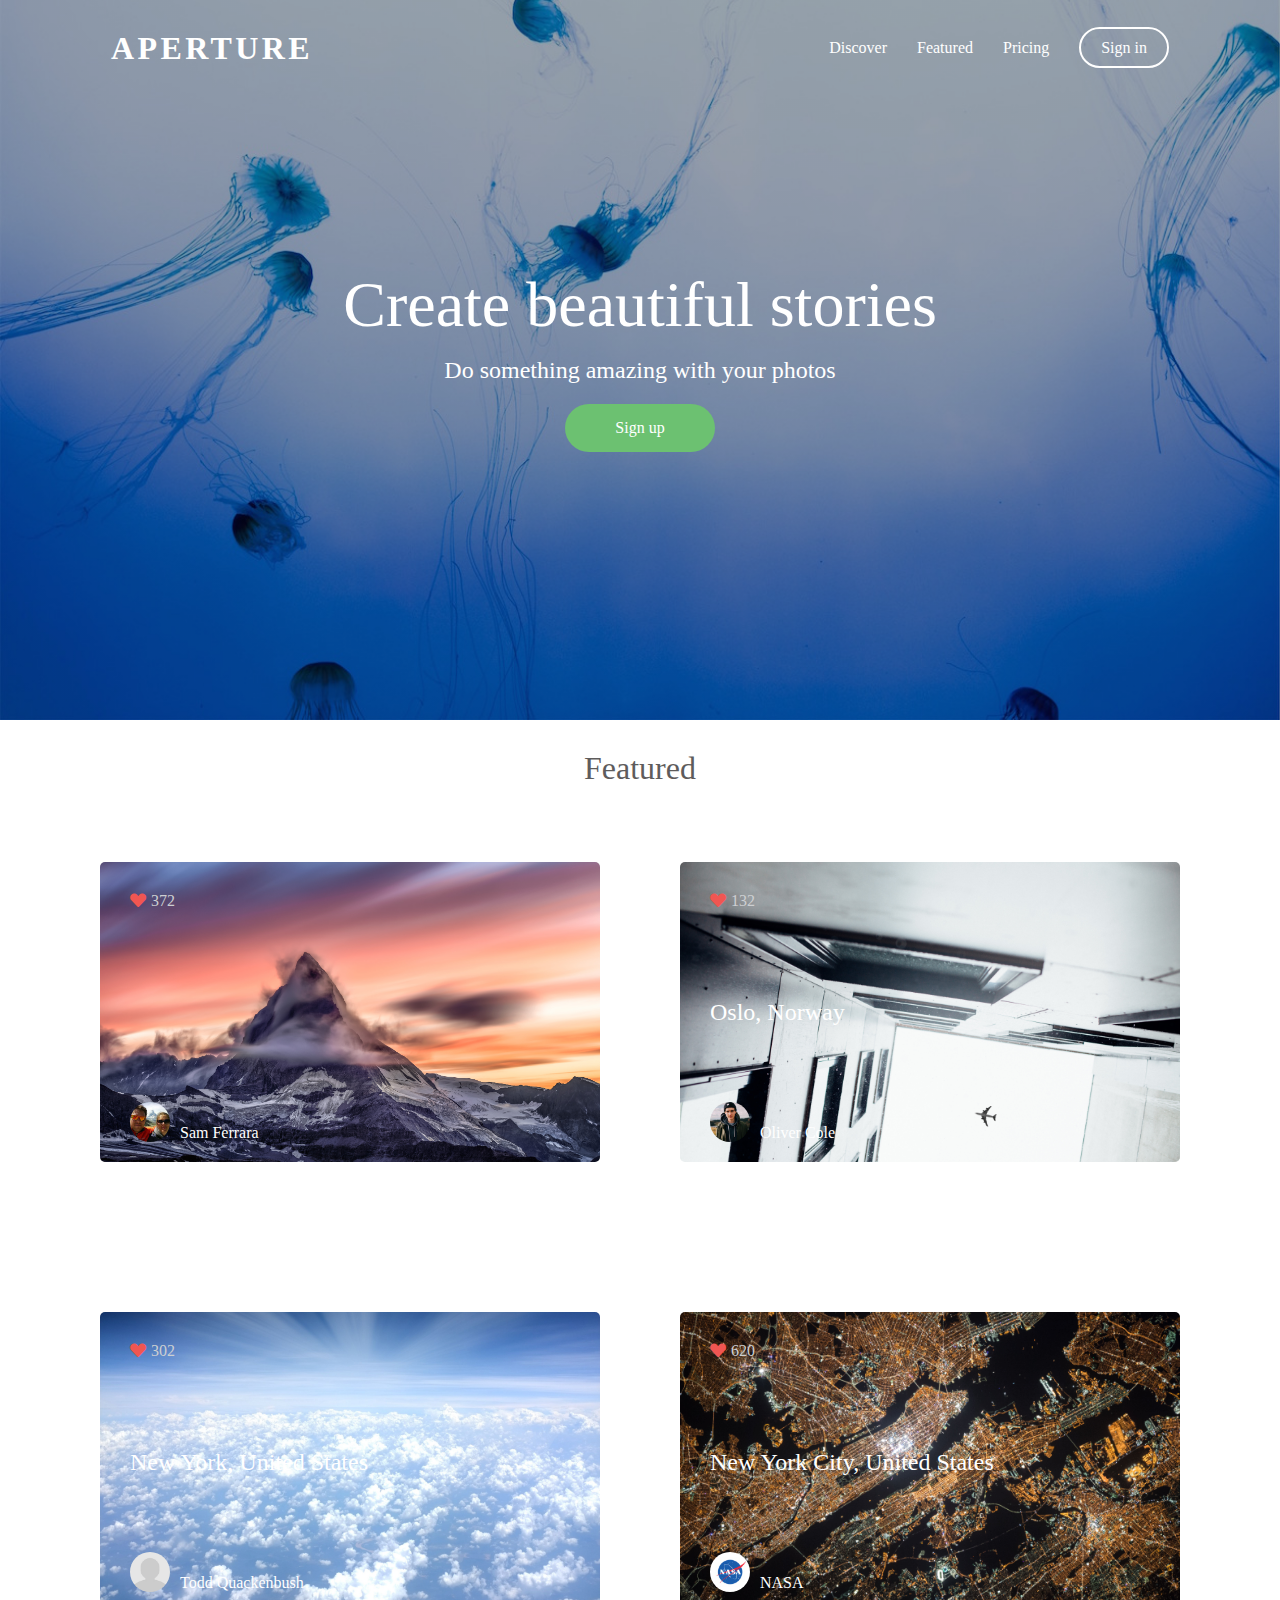
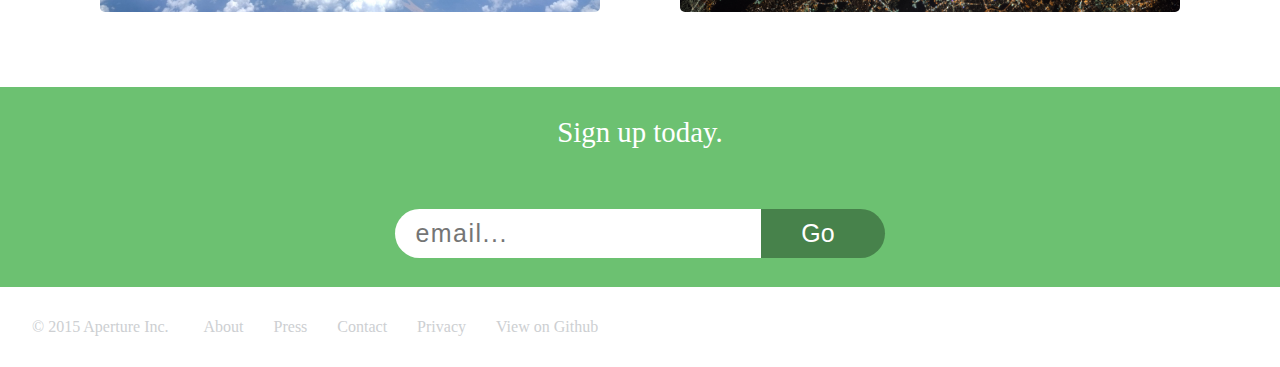
<file: index.html>
<!DOCTYPE html>
<html lang="en">
  <head>
    <title>Aperture</title>
    <meta charset="utf-8">
    <meta name="viewport" content="width=device-width, initial-scale=1">
    <meta name="description" content="description">
    <meta name="keywords" content="keywords">
    <meta name="author" content="Logan McAnsh">
    <meta name="theme-color" content="#CEDFFB">
    <link rel="canonical" href="https://mcansh.github.io/aperture/">
    <link rel="amphtml" href="https://mcansh.github.io/aperture/amp/index.html">
    <link rel="stylesheet" href="css/style.css">
    <link rel="shortcut icon" href="img/favicon/favicon.ico">
    <link rel="shortcut icon" href="img/favicon/favicon-32.png" sizes="32x32"><!-- Apple Touch Icons-->
    <link rel="apple-touch-icon-precomposed" sizes="228x228" href="img/favicon/png/favicon-228.png">
    <link rel="apple-touch-icon-precomposed" sizes="195x195" href="img/favicon/png/favicon-195.png">
    <link rel="apple-touch-icon-precomposed" sizes="152x152" href="img/favicon/png/favicon-152.png">
    <link rel="apple-touch-icon-precomposed" sizes="144x144" href="img/favicon/png/favicon-144.png">
    <link rel="apple-touch-icon-precomposed" sizes="128x128" href="img/favicon/png/favicon-128.png">
    <link rel="apple-touch-icon-precomposed" sizes="120x120" href="img/favicon/png/favicon-120.png">
    <link rel="apple-touch-icon-precomposed" sizes="96x96" href="img/favicon/png/favicon-96.png">
    <link rel="apple-touch-icon-precomposed" sizes="72x72" href="img/favicon/png/favicon-72.png">
    <link rel="apple-touch-icon-precomposed" href="img/favicon/png/favicon-57.png">
  </head>
  <body>
    <nav>
      <h1 class="brand"><a href="">Aperture</a></h1>
      <div class="links"><a href="#">Discover</a><a href="#featured">Featured</a><a href="#">Pricing</a><a href="#" class="btn">Sign in</a><a href="https://github.com/mcansh/aperture" class="github">View on Github</a></div>
      <div class="hammy-container">
        <button type="button" class="hamburger hamburger--stand"><span class="hamburger-box"><span class="hamburger-inner"></span></span></button>
      </div>
    </nav>
    <header>
      <h1>Create beautiful stories</h1>
      <h2>Do something amazing with your photos</h2><a href="#signup" class="signup btn">Sign up</a>
    </header>
    <section id="featured" class="featured">
      <h2>Featured</h2>
      <div class="images"><a href="https://unsplash.com/photos/IEHPDNk2-8w" target="_blank" class="img"><span class="icon icon-heart">372</span>
          <div class="figcaption">
            <h3></h3>
            <div class="profile">
              <div style="background-image: url(img/users/user1.jpg)" class="selfie"></div>
              <p>Sam Ferrara</p>
            </div>
          </div></a><a href="https://unsplash.com/photos/NGcg6pNXrJE" target="_blank" class="img"><span class="icon icon-heart">132</span>
          <div class="figcaption">
            <h3>Oslo, Norway</h3>
            <div class="profile">
              <div style="background-image: url(img/users/user2.jpg)" class="selfie"></div>
              <p>Oliver Cole</p>
            </div>
          </div></a><a href="https://unsplash.com/photos/USrZRcRS2Lw" target="_blank" class="img"><span class="icon icon-heart">302</span>
          <div class="figcaption">
            <h3>New York, United States</h3>
            <div class="profile">
              <div style="background-image: url(img/users/user3.jpg)" class="selfie"></div>
              <p>Todd Quackenbush</p>
            </div>
          </div></a><a href="https://unsplash.com/photos/_SFJhRPzJHs" target="_blank" class="img"><span class="icon icon-heart">620</span>
          <div class="figcaption">
            <h3>New York City, United States</h3>
            <div class="profile">
              <div style="background-image: url(img/users/user4.jpg)" class="selfie"></div>
              <p>NASA</p>
            </div>
          </div></a></div>
    </section>
    <section id="signup">
      <h2>Sign up today.</h2>
      <form action="//formspree.io/l.m@loganmcansh.com" method="POST">
        <input type="email" placeholder="email..." name="_replyto">
        <input type="hidden" name="_subject" value="Aperture">
        <input type="text" name="_gotcha" style="display:none">
        <input type="hidden" name="_next" value="https://mcansh.github.io/aperture/success">
        <input type="submit" value="Go">
      </form>
    </section>
    <footer>
      <p>&copy; 2015 Aperture Inc.</p><a href="">About</a><a href="">Press</a><a href="">Contact</a><a href="">Privacy</a><a href="https://github.com/mcansh/aperture">View on Github</a>
    </footer>
    <!-- Scripts -->
    <script src="js/main.min.js"></script>
  </body>
</html>
</file>
<file: css/style.css>
@import url(//brick.a.ssl.fastly.net/Montserrat:300,700);
/*!
 * Hamburgers
 * @description Tasty CSS-animated hamburgers
 * @author Jonathan Suh @jonsuh
 * @site https://jonsuh.com/hamburgers
 * @link https://github.com/jonsuh/hamburgers
 */
.hamburger {
  padding: 15px 15px;
  display: inline-block;
  cursor: pointer;
  transition-property: opacity, -webkit-filter;
  -webkit-transition-property: opacity, -webkit-filter;
  transition-property: opacity, filter;
  transition-property: opacity, filter, -webkit-filter;
  -webkit-transition-duration: 0.15s;
          transition-duration: 0.15s;
  -webkit-transition-timing-function: linear;
          transition-timing-function: linear;
  font: inherit;
  color: inherit;
  text-transform: none;
  background-color: transparent;
  border: 0;
  margin: 0;
  overflow: visible; }

.hamburger:hover {
  opacity: 0.7; }

.hamburger-box {
  width: 40px;
  height: 24px;
  display: inline-block;
  position: relative; }

.hamburger-inner {
  display: block;
  top: 50%;
  margin-top: -2px; }

.hamburger-inner, .hamburger-inner::before, .hamburger-inner::after {
  width: 40px;
  height: 4px;
  background-color: #000;
  border-radius: 4px;
  position: absolute;
  transition-property: -webkit-transform;
  -webkit-transition-property: -webkit-transform;
  transition-property: transform;
  transition-property: transform, -webkit-transform;
  -webkit-transition-duration: 0.15s;
          transition-duration: 0.15s;
  -webkit-transition-timing-function: ease;
          transition-timing-function: ease; }

.hamburger-inner::before, .hamburger-inner::after {
  content: "";
  display: block; }

.hamburger-inner::before {
  top: -10px; }

.hamburger-inner::after {
  bottom: -10px; }

/*
 * 3DX
 */
.hamburger--3dx .hamburger-box {
  -webkit-perspective: 80px;
  perspective: 80px; }

.hamburger--3dx .hamburger-inner {
  transition: background-color 0s 0.1s cubic-bezier(0.645, 0.045, 0.355, 1), -webkit-transform 0.2s cubic-bezier(0.645, 0.045, 0.355, 1);
  -webkit-transition: background-color 0s 0.1s cubic-bezier(0.645, 0.045, 0.355, 1), -webkit-transform 0.2s cubic-bezier(0.645, 0.045, 0.355, 1);
  transition: transform 0.2s cubic-bezier(0.645, 0.045, 0.355, 1), background-color 0s 0.1s cubic-bezier(0.645, 0.045, 0.355, 1);
  transition: transform 0.2s cubic-bezier(0.645, 0.045, 0.355, 1), background-color 0s 0.1s cubic-bezier(0.645, 0.045, 0.355, 1), -webkit-transform 0.2s cubic-bezier(0.645, 0.045, 0.355, 1); }

.hamburger--3dx .hamburger-inner::before, .hamburger--3dx .hamburger-inner::after {
  transition: -webkit-transform 0s 0.1s cubic-bezier(0.645, 0.045, 0.355, 1);
  -webkit-transition: -webkit-transform 0s 0.1s cubic-bezier(0.645, 0.045, 0.355, 1);
  transition: transform 0s 0.1s cubic-bezier(0.645, 0.045, 0.355, 1);
  transition: transform 0s 0.1s cubic-bezier(0.645, 0.045, 0.355, 1), -webkit-transform 0s 0.1s cubic-bezier(0.645, 0.045, 0.355, 1); }

.hamburger--3dx.is-active .hamburger-inner {
  background-color: transparent;
  -webkit-transform: rotateY(180deg);
  transform: rotateY(180deg); }

.hamburger--3dx.is-active .hamburger-inner::before {
  -webkit-transform: translate3d(0, 10px, 0) rotate(45deg);
  transform: translate3d(0, 10px, 0) rotate(45deg); }

.hamburger--3dx.is-active .hamburger-inner::after {
  -webkit-transform: translate3d(0, -10px, 0) rotate(-45deg);
  transform: translate3d(0, -10px, 0) rotate(-45deg); }

/*
 * 3DX Reverse
 */
.hamburger--3dx-r .hamburger-box {
  -webkit-perspective: 80px;
  perspective: 80px; }

.hamburger--3dx-r .hamburger-inner {
  transition: background-color 0s 0.1s cubic-bezier(0.645, 0.045, 0.355, 1), -webkit-transform 0.2s cubic-bezier(0.645, 0.045, 0.355, 1);
  -webkit-transition: background-color 0s 0.1s cubic-bezier(0.645, 0.045, 0.355, 1), -webkit-transform 0.2s cubic-bezier(0.645, 0.045, 0.355, 1);
  transition: transform 0.2s cubic-bezier(0.645, 0.045, 0.355, 1), background-color 0s 0.1s cubic-bezier(0.645, 0.045, 0.355, 1);
  transition: transform 0.2s cubic-bezier(0.645, 0.045, 0.355, 1), background-color 0s 0.1s cubic-bezier(0.645, 0.045, 0.355, 1), -webkit-transform 0.2s cubic-bezier(0.645, 0.045, 0.355, 1); }

.hamburger--3dx-r .hamburger-inner::before, .hamburger--3dx-r .hamburger-inner::after {
  transition: -webkit-transform 0s 0.1s cubic-bezier(0.645, 0.045, 0.355, 1);
  -webkit-transition: -webkit-transform 0s 0.1s cubic-bezier(0.645, 0.045, 0.355, 1);
  transition: transform 0s 0.1s cubic-bezier(0.645, 0.045, 0.355, 1);
  transition: transform 0s 0.1s cubic-bezier(0.645, 0.045, 0.355, 1), -webkit-transform 0s 0.1s cubic-bezier(0.645, 0.045, 0.355, 1); }

.hamburger--3dx-r.is-active .hamburger-inner {
  background-color: transparent;
  -webkit-transform: rotateY(-180deg);
  transform: rotateY(-180deg); }

.hamburger--3dx-r.is-active .hamburger-inner::before {
  -webkit-transform: translate3d(0, 10px, 0) rotate(45deg);
  transform: translate3d(0, 10px, 0) rotate(45deg); }

.hamburger--3dx-r.is-active .hamburger-inner::after {
  -webkit-transform: translate3d(0, -10px, 0) rotate(-45deg);
  transform: translate3d(0, -10px, 0) rotate(-45deg); }

/*
 * 3DY
 */
.hamburger--3dy .hamburger-box {
  -webkit-perspective: 80px;
  perspective: 80px; }

.hamburger--3dy .hamburger-inner {
  transition: background-color 0s 0.1s cubic-bezier(0.645, 0.045, 0.355, 1), -webkit-transform 0.2s cubic-bezier(0.645, 0.045, 0.355, 1);
  -webkit-transition: background-color 0s 0.1s cubic-bezier(0.645, 0.045, 0.355, 1), -webkit-transform 0.2s cubic-bezier(0.645, 0.045, 0.355, 1);
  transition: transform 0.2s cubic-bezier(0.645, 0.045, 0.355, 1), background-color 0s 0.1s cubic-bezier(0.645, 0.045, 0.355, 1);
  transition: transform 0.2s cubic-bezier(0.645, 0.045, 0.355, 1), background-color 0s 0.1s cubic-bezier(0.645, 0.045, 0.355, 1), -webkit-transform 0.2s cubic-bezier(0.645, 0.045, 0.355, 1); }

.hamburger--3dy .hamburger-inner::before, .hamburger--3dy .hamburger-inner::after {
  transition: -webkit-transform 0s 0.1s cubic-bezier(0.645, 0.045, 0.355, 1);
  -webkit-transition: -webkit-transform 0s 0.1s cubic-bezier(0.645, 0.045, 0.355, 1);
  transition: transform 0s 0.1s cubic-bezier(0.645, 0.045, 0.355, 1);
  transition: transform 0s 0.1s cubic-bezier(0.645, 0.045, 0.355, 1), -webkit-transform 0s 0.1s cubic-bezier(0.645, 0.045, 0.355, 1); }

.hamburger--3dy.is-active .hamburger-inner {
  background-color: transparent;
  -webkit-transform: rotateX(-180deg);
  transform: rotateX(-180deg); }

.hamburger--3dy.is-active .hamburger-inner::before {
  -webkit-transform: translate3d(0, 10px, 0) rotate(45deg);
  transform: translate3d(0, 10px, 0) rotate(45deg); }

.hamburger--3dy.is-active .hamburger-inner::after {
  -webkit-transform: translate3d(0, -10px, 0) rotate(-45deg);
  transform: translate3d(0, -10px, 0) rotate(-45deg); }

/*
 * 3DY Reverse
 */
.hamburger--3dy-r .hamburger-box {
  -webkit-perspective: 80px;
  perspective: 80px; }

.hamburger--3dy-r .hamburger-inner {
  transition: background-color 0s 0.1s cubic-bezier(0.645, 0.045, 0.355, 1), -webkit-transform 0.2s cubic-bezier(0.645, 0.045, 0.355, 1);
  -webkit-transition: background-color 0s 0.1s cubic-bezier(0.645, 0.045, 0.355, 1), -webkit-transform 0.2s cubic-bezier(0.645, 0.045, 0.355, 1);
  transition: transform 0.2s cubic-bezier(0.645, 0.045, 0.355, 1), background-color 0s 0.1s cubic-bezier(0.645, 0.045, 0.355, 1);
  transition: transform 0.2s cubic-bezier(0.645, 0.045, 0.355, 1), background-color 0s 0.1s cubic-bezier(0.645, 0.045, 0.355, 1), -webkit-transform 0.2s cubic-bezier(0.645, 0.045, 0.355, 1); }

.hamburger--3dy-r .hamburger-inner::before, .hamburger--3dy-r .hamburger-inner::after {
  transition: -webkit-transform 0s 0.1s cubic-bezier(0.645, 0.045, 0.355, 1);
  -webkit-transition: -webkit-transform 0s 0.1s cubic-bezier(0.645, 0.045, 0.355, 1);
  transition: transform 0s 0.1s cubic-bezier(0.645, 0.045, 0.355, 1);
  transition: transform 0s 0.1s cubic-bezier(0.645, 0.045, 0.355, 1), -webkit-transform 0s 0.1s cubic-bezier(0.645, 0.045, 0.355, 1); }

.hamburger--3dy-r.is-active .hamburger-inner {
  background-color: transparent;
  -webkit-transform: rotateX(180deg);
  transform: rotateX(180deg); }

.hamburger--3dy-r.is-active .hamburger-inner::before {
  -webkit-transform: translate3d(0, 10px, 0) rotate(45deg);
  transform: translate3d(0, 10px, 0) rotate(45deg); }

.hamburger--3dy-r.is-active .hamburger-inner::after {
  -webkit-transform: translate3d(0, -10px, 0) rotate(-45deg);
  transform: translate3d(0, -10px, 0) rotate(-45deg); }

/*
 * Arrow
 */
.hamburger--arrow.is-active .hamburger-inner::before {
  -webkit-transform: translate3d(-8px, 0, 0) rotate(-45deg) scale(0.7, 1);
  transform: translate3d(-8px, 0, 0) rotate(-45deg) scale(0.7, 1); }

.hamburger--arrow.is-active .hamburger-inner::after {
  -webkit-transform: translate3d(-8px, 0, 0) rotate(45deg) scale(0.7, 1);
  transform: translate3d(-8px, 0, 0) rotate(45deg) scale(0.7, 1); }

/*
 * Arrow Right
 */
.hamburger--arrow-r.is-active .hamburger-inner::before {
  -webkit-transform: translate3d(8px, 0, 0) rotate(45deg) scale(0.7, 1);
  transform: translate3d(8px, 0, 0) rotate(45deg) scale(0.7, 1); }

.hamburger--arrow-r.is-active .hamburger-inner::after {
  -webkit-transform: translate3d(8px, 0, 0) rotate(-45deg) scale(0.7, 1);
  transform: translate3d(8px, 0, 0) rotate(-45deg) scale(0.7, 1); }

/*
 * Arrow Alt
 */
.hamburger--arrowalt .hamburger-inner::before {
  transition: top 0.1s 0.15s ease, -webkit-transform 0.15s cubic-bezier(0.165, 0.84, 0.44, 1);
  -webkit-transition: top 0.1s 0.15s ease, -webkit-transform 0.15s cubic-bezier(0.165, 0.84, 0.44, 1);
  transition: top 0.1s 0.15s ease, transform 0.15s cubic-bezier(0.165, 0.84, 0.44, 1);
  transition: top 0.1s 0.15s ease, transform 0.15s cubic-bezier(0.165, 0.84, 0.44, 1), -webkit-transform 0.15s cubic-bezier(0.165, 0.84, 0.44, 1); }

.hamburger--arrowalt .hamburger-inner::after {
  transition: bottom 0.1s 0.15s ease, -webkit-transform 0.15s cubic-bezier(0.165, 0.84, 0.44, 1);
  -webkit-transition: bottom 0.1s 0.15s ease, -webkit-transform 0.15s cubic-bezier(0.165, 0.84, 0.44, 1);
  transition: bottom 0.1s 0.15s ease, transform 0.15s cubic-bezier(0.165, 0.84, 0.44, 1);
  transition: bottom 0.1s 0.15s ease, transform 0.15s cubic-bezier(0.165, 0.84, 0.44, 1), -webkit-transform 0.15s cubic-bezier(0.165, 0.84, 0.44, 1); }

.hamburger--arrowalt.is-active .hamburger-inner::before {
  top: 0;
  -webkit-transform: translate3d(-8px, -10px, 0) rotate(-45deg) scale(0.7, 1);
  transform: translate3d(-8px, -10px, 0) rotate(-45deg) scale(0.7, 1);
  transition: top 0.1s ease, -webkit-transform 0.15s 0.1s cubic-bezier(0.895, 0.03, 0.685, 0.22);
  -webkit-transition: top 0.1s ease, -webkit-transform 0.15s 0.1s cubic-bezier(0.895, 0.03, 0.685, 0.22);
  transition: top 0.1s ease, transform 0.15s 0.1s cubic-bezier(0.895, 0.03, 0.685, 0.22);
  transition: top 0.1s ease, transform 0.15s 0.1s cubic-bezier(0.895, 0.03, 0.685, 0.22), -webkit-transform 0.15s 0.1s cubic-bezier(0.895, 0.03, 0.685, 0.22); }

.hamburger--arrowalt.is-active .hamburger-inner::after {
  bottom: 0;
  -webkit-transform: translate3d(-8px, 10px, 0) rotate(45deg) scale(0.7, 1);
  transform: translate3d(-8px, 10px, 0) rotate(45deg) scale(0.7, 1);
  transition: bottom 0.1s ease, -webkit-transform 0.15s 0.1s cubic-bezier(0.895, 0.03, 0.685, 0.22);
  -webkit-transition: bottom 0.1s ease, -webkit-transform 0.15s 0.1s cubic-bezier(0.895, 0.03, 0.685, 0.22);
  transition: bottom 0.1s ease, transform 0.15s 0.1s cubic-bezier(0.895, 0.03, 0.685, 0.22);
  transition: bottom 0.1s ease, transform 0.15s 0.1s cubic-bezier(0.895, 0.03, 0.685, 0.22), -webkit-transform 0.15s 0.1s cubic-bezier(0.895, 0.03, 0.685, 0.22); }

/*
 * Arrow Alt Right
 */
.hamburger--arrowalt-r .hamburger-inner::before {
  transition: top 0.1s 0.15s ease, -webkit-transform 0.15s cubic-bezier(0.165, 0.84, 0.44, 1);
  -webkit-transition: top 0.1s 0.15s ease, -webkit-transform 0.15s cubic-bezier(0.165, 0.84, 0.44, 1);
  transition: top 0.1s 0.15s ease, transform 0.15s cubic-bezier(0.165, 0.84, 0.44, 1);
  transition: top 0.1s 0.15s ease, transform 0.15s cubic-bezier(0.165, 0.84, 0.44, 1), -webkit-transform 0.15s cubic-bezier(0.165, 0.84, 0.44, 1); }

.hamburger--arrowalt-r .hamburger-inner::after {
  transition: bottom 0.1s 0.15s ease, -webkit-transform 0.15s cubic-bezier(0.165, 0.84, 0.44, 1);
  -webkit-transition: bottom 0.1s 0.15s ease, -webkit-transform 0.15s cubic-bezier(0.165, 0.84, 0.44, 1);
  transition: bottom 0.1s 0.15s ease, transform 0.15s cubic-bezier(0.165, 0.84, 0.44, 1);
  transition: bottom 0.1s 0.15s ease, transform 0.15s cubic-bezier(0.165, 0.84, 0.44, 1), -webkit-transform 0.15s cubic-bezier(0.165, 0.84, 0.44, 1); }

.hamburger--arrowalt-r.is-active .hamburger-inner::before {
  top: 0;
  -webkit-transform: translate3d(8px, -10px, 0) rotate(45deg) scale(0.7, 1);
  transform: translate3d(8px, -10px, 0) rotate(45deg) scale(0.7, 1);
  transition: top 0.1s ease, -webkit-transform 0.15s 0.1s cubic-bezier(0.895, 0.03, 0.685, 0.22);
  -webkit-transition: top 0.1s ease, -webkit-transform 0.15s 0.1s cubic-bezier(0.895, 0.03, 0.685, 0.22);
  transition: top 0.1s ease, transform 0.15s 0.1s cubic-bezier(0.895, 0.03, 0.685, 0.22);
  transition: top 0.1s ease, transform 0.15s 0.1s cubic-bezier(0.895, 0.03, 0.685, 0.22), -webkit-transform 0.15s 0.1s cubic-bezier(0.895, 0.03, 0.685, 0.22); }

.hamburger--arrowalt-r.is-active .hamburger-inner::after {
  bottom: 0;
  -webkit-transform: translate3d(8px, 10px, 0) rotate(-45deg) scale(0.7, 1);
  transform: translate3d(8px, 10px, 0) rotate(-45deg) scale(0.7, 1);
  transition: bottom 0.1s ease, -webkit-transform 0.15s 0.1s cubic-bezier(0.895, 0.03, 0.685, 0.22);
  -webkit-transition: bottom 0.1s ease, -webkit-transform 0.15s 0.1s cubic-bezier(0.895, 0.03, 0.685, 0.22);
  transition: bottom 0.1s ease, transform 0.15s 0.1s cubic-bezier(0.895, 0.03, 0.685, 0.22);
  transition: bottom 0.1s ease, transform 0.15s 0.1s cubic-bezier(0.895, 0.03, 0.685, 0.22), -webkit-transform 0.15s 0.1s cubic-bezier(0.895, 0.03, 0.685, 0.22); }

/*
 * Boring
 */
.hamburger--boring .hamburger-inner, .hamburger--boring .hamburger-inner::before, .hamburger--boring .hamburger-inner::after {
  -webkit-transition-property: none;
  transition-property: none; }

.hamburger--boring.is-active .hamburger-inner {
  -webkit-transform: rotate(45deg);
  transform: rotate(45deg); }

.hamburger--boring.is-active .hamburger-inner::before {
  top: 0;
  opacity: 0; }

.hamburger--boring.is-active .hamburger-inner::after {
  bottom: 0;
  -webkit-transform: rotate(-90deg);
  transform: rotate(-90deg); }

/*
 * Collapse
 */
.hamburger--collapse .hamburger-inner {
  top: auto;
  bottom: 0;
  -webkit-transition-duration: 0.15s;
          transition-duration: 0.15s;
  -webkit-transition-delay: 0.15s;
          transition-delay: 0.15s;
  -webkit-transition-timing-function: cubic-bezier(0.55, 0.055, 0.675, 0.19);
          transition-timing-function: cubic-bezier(0.55, 0.055, 0.675, 0.19); }

.hamburger--collapse .hamburger-inner::after {
  top: -20px;
  -webkit-transition: top 0.3s 0.3s cubic-bezier(0.33333, 0.66667, 0.66667, 1), opacity 0.1s linear;
  transition: top 0.3s 0.3s cubic-bezier(0.33333, 0.66667, 0.66667, 1), opacity 0.1s linear; }

.hamburger--collapse .hamburger-inner::before {
  transition: top 0.12s 0.3s cubic-bezier(0.33333, 0.66667, 0.66667, 1), -webkit-transform 0.15s cubic-bezier(0.55, 0.055, 0.675, 0.19);
  -webkit-transition: top 0.12s 0.3s cubic-bezier(0.33333, 0.66667, 0.66667, 1), -webkit-transform 0.15s cubic-bezier(0.55, 0.055, 0.675, 0.19);
  transition: top 0.12s 0.3s cubic-bezier(0.33333, 0.66667, 0.66667, 1), transform 0.15s cubic-bezier(0.55, 0.055, 0.675, 0.19);
  transition: top 0.12s 0.3s cubic-bezier(0.33333, 0.66667, 0.66667, 1), transform 0.15s cubic-bezier(0.55, 0.055, 0.675, 0.19), -webkit-transform 0.15s cubic-bezier(0.55, 0.055, 0.675, 0.19); }

.hamburger--collapse.is-active .hamburger-inner {
  -webkit-transform: translate3d(0, -10px, 0) rotate(-45deg);
  transform: translate3d(0, -10px, 0) rotate(-45deg);
  -webkit-transition-delay: 0.32s;
          transition-delay: 0.32s;
  -webkit-transition-timing-function: cubic-bezier(0.215, 0.61, 0.355, 1);
          transition-timing-function: cubic-bezier(0.215, 0.61, 0.355, 1); }

.hamburger--collapse.is-active .hamburger-inner::after {
  top: 0;
  opacity: 0;
  -webkit-transition: top 0.3s cubic-bezier(0.33333, 0, 0.66667, 0.33333), opacity 0.1s 0.27s linear;
  transition: top 0.3s cubic-bezier(0.33333, 0, 0.66667, 0.33333), opacity 0.1s 0.27s linear; }

.hamburger--collapse.is-active .hamburger-inner::before {
  top: 0;
  -webkit-transform: rotate(-90deg);
  transform: rotate(-90deg);
  transition: top 0.12s 0.18s cubic-bezier(0.33333, 0, 0.66667, 0.33333), -webkit-transform 0.15s 0.42s cubic-bezier(0.215, 0.61, 0.355, 1);
  -webkit-transition: top 0.12s 0.18s cubic-bezier(0.33333, 0, 0.66667, 0.33333), -webkit-transform 0.15s 0.42s cubic-bezier(0.215, 0.61, 0.355, 1);
  transition: top 0.12s 0.18s cubic-bezier(0.33333, 0, 0.66667, 0.33333), transform 0.15s 0.42s cubic-bezier(0.215, 0.61, 0.355, 1);
  transition: top 0.12s 0.18s cubic-bezier(0.33333, 0, 0.66667, 0.33333), transform 0.15s 0.42s cubic-bezier(0.215, 0.61, 0.355, 1), -webkit-transform 0.15s 0.42s cubic-bezier(0.215, 0.61, 0.355, 1); }

/*
 * Collapse Reverse
 */
.hamburger--collapse-r .hamburger-inner {
  top: auto;
  bottom: 0;
  -webkit-transition-duration: 0.15s;
          transition-duration: 0.15s;
  -webkit-transition-delay: 0.15s;
          transition-delay: 0.15s;
  -webkit-transition-timing-function: cubic-bezier(0.55, 0.055, 0.675, 0.19);
          transition-timing-function: cubic-bezier(0.55, 0.055, 0.675, 0.19); }

.hamburger--collapse-r .hamburger-inner::after {
  top: -20px;
  -webkit-transition: top 0.3s 0.3s cubic-bezier(0.33333, 0.66667, 0.66667, 1), opacity 0.1s linear;
  transition: top 0.3s 0.3s cubic-bezier(0.33333, 0.66667, 0.66667, 1), opacity 0.1s linear; }

.hamburger--collapse-r .hamburger-inner::before {
  transition: top 0.12s 0.3s cubic-bezier(0.33333, 0.66667, 0.66667, 1), -webkit-transform 0.15s cubic-bezier(0.55, 0.055, 0.675, 0.19);
  -webkit-transition: top 0.12s 0.3s cubic-bezier(0.33333, 0.66667, 0.66667, 1), -webkit-transform 0.15s cubic-bezier(0.55, 0.055, 0.675, 0.19);
  transition: top 0.12s 0.3s cubic-bezier(0.33333, 0.66667, 0.66667, 1), transform 0.15s cubic-bezier(0.55, 0.055, 0.675, 0.19);
  transition: top 0.12s 0.3s cubic-bezier(0.33333, 0.66667, 0.66667, 1), transform 0.15s cubic-bezier(0.55, 0.055, 0.675, 0.19), -webkit-transform 0.15s cubic-bezier(0.55, 0.055, 0.675, 0.19); }

.hamburger--collapse-r.is-active .hamburger-inner {
  -webkit-transform: translate3d(0, -10px, 0) rotate(45deg);
  transform: translate3d(0, -10px, 0) rotate(45deg);
  -webkit-transition-delay: 0.32s;
          transition-delay: 0.32s;
  -webkit-transition-timing-function: cubic-bezier(0.215, 0.61, 0.355, 1);
          transition-timing-function: cubic-bezier(0.215, 0.61, 0.355, 1); }

.hamburger--collapse-r.is-active .hamburger-inner::after {
  top: 0;
  opacity: 0;
  -webkit-transition: top 0.3s cubic-bezier(0.33333, 0, 0.66667, 0.33333), opacity 0.1s 0.27s linear;
  transition: top 0.3s cubic-bezier(0.33333, 0, 0.66667, 0.33333), opacity 0.1s 0.27s linear; }

.hamburger--collapse-r.is-active .hamburger-inner::before {
  top: 0;
  -webkit-transform: rotate(90deg);
  transform: rotate(90deg);
  transition: top 0.12s 0.18s cubic-bezier(0.33333, 0, 0.66667, 0.33333), -webkit-transform 0.15s 0.42s cubic-bezier(0.215, 0.61, 0.355, 1);
  -webkit-transition: top 0.12s 0.18s cubic-bezier(0.33333, 0, 0.66667, 0.33333), -webkit-transform 0.15s 0.42s cubic-bezier(0.215, 0.61, 0.355, 1);
  transition: top 0.12s 0.18s cubic-bezier(0.33333, 0, 0.66667, 0.33333), transform 0.15s 0.42s cubic-bezier(0.215, 0.61, 0.355, 1);
  transition: top 0.12s 0.18s cubic-bezier(0.33333, 0, 0.66667, 0.33333), transform 0.15s 0.42s cubic-bezier(0.215, 0.61, 0.355, 1), -webkit-transform 0.15s 0.42s cubic-bezier(0.215, 0.61, 0.355, 1); }

/*
 * Elastic
 */
.hamburger--elastic .hamburger-inner {
  top: 2px;
  -webkit-transition-duration: 0.4s;
          transition-duration: 0.4s;
  -webkit-transition-timing-function: cubic-bezier(0.68, -0.55, 0.265, 1.55);
          transition-timing-function: cubic-bezier(0.68, -0.55, 0.265, 1.55); }

.hamburger--elastic .hamburger-inner::before {
  top: 10px;
  -webkit-transition: opacity 0.15s 0.4s ease;
  transition: opacity 0.15s 0.4s ease; }

.hamburger--elastic .hamburger-inner::after {
  top: 20px;
  transition: -webkit-transform 0.4s cubic-bezier(0.68, -0.55, 0.265, 1.55);
  -webkit-transition: -webkit-transform 0.4s cubic-bezier(0.68, -0.55, 0.265, 1.55);
  transition: transform 0.4s cubic-bezier(0.68, -0.55, 0.265, 1.55);
  transition: transform 0.4s cubic-bezier(0.68, -0.55, 0.265, 1.55), -webkit-transform 0.4s cubic-bezier(0.68, -0.55, 0.265, 1.55); }

.hamburger--elastic.is-active .hamburger-inner {
  -webkit-transform: translate3d(0, 10px, 0) rotate(135deg);
  transform: translate3d(0, 10px, 0) rotate(135deg);
  -webkit-transition-delay: 0.1s;
          transition-delay: 0.1s; }

.hamburger--elastic.is-active .hamburger-inner::before {
  -webkit-transition-delay: 0s;
          transition-delay: 0s;
  opacity: 0; }

.hamburger--elastic.is-active .hamburger-inner::after {
  -webkit-transform: translate3d(0, -20px, 0) rotate(-270deg);
  transform: translate3d(0, -20px, 0) rotate(-270deg);
  -webkit-transition-delay: 0.1s;
          transition-delay: 0.1s; }

/*
 * Elastic Reverse
 */
.hamburger--elastic-r .hamburger-inner {
  top: 2px;
  -webkit-transition-duration: 0.4s;
          transition-duration: 0.4s;
  -webkit-transition-timing-function: cubic-bezier(0.68, -0.55, 0.265, 1.55);
          transition-timing-function: cubic-bezier(0.68, -0.55, 0.265, 1.55); }

.hamburger--elastic-r .hamburger-inner::before {
  top: 10px;
  -webkit-transition: opacity 0.15s 0.4s ease;
  transition: opacity 0.15s 0.4s ease; }

.hamburger--elastic-r .hamburger-inner::after {
  top: 20px;
  transition: -webkit-transform 0.4s cubic-bezier(0.68, -0.55, 0.265, 1.55);
  -webkit-transition: -webkit-transform 0.4s cubic-bezier(0.68, -0.55, 0.265, 1.55);
  transition: transform 0.4s cubic-bezier(0.68, -0.55, 0.265, 1.55);
  transition: transform 0.4s cubic-bezier(0.68, -0.55, 0.265, 1.55), -webkit-transform 0.4s cubic-bezier(0.68, -0.55, 0.265, 1.55); }

.hamburger--elastic-r.is-active .hamburger-inner {
  -webkit-transform: translate3d(0, 10px, 0) rotate(-135deg);
  transform: translate3d(0, 10px, 0) rotate(-135deg);
  -webkit-transition-delay: 0.1s;
          transition-delay: 0.1s; }

.hamburger--elastic-r.is-active .hamburger-inner::before {
  -webkit-transition-delay: 0s;
          transition-delay: 0s;
  opacity: 0; }

.hamburger--elastic-r.is-active .hamburger-inner::after {
  -webkit-transform: translate3d(0, -20px, 0) rotate(270deg);
  transform: translate3d(0, -20px, 0) rotate(270deg);
  -webkit-transition-delay: 0.1s;
          transition-delay: 0.1s; }

/*
 * Emphatic
 */
.hamburger--emphatic {
  overflow: hidden; }

.hamburger--emphatic .hamburger-inner {
  -webkit-transition: background-color 0.2s 0.25s ease-in;
  transition: background-color 0.2s 0.25s ease-in; }

.hamburger--emphatic .hamburger-inner::before {
  left: 0;
  transition: top 0.05s 0.2s linear, left 0.2s 0.25s ease-in, -webkit-transform 0.2s cubic-bezier(0.6, 0.04, 0.98, 0.335);
  -webkit-transition: top 0.05s 0.2s linear, left 0.2s 0.25s ease-in, -webkit-transform 0.2s cubic-bezier(0.6, 0.04, 0.98, 0.335);
  transition: transform 0.2s cubic-bezier(0.6, 0.04, 0.98, 0.335), top 0.05s 0.2s linear, left 0.2s 0.25s ease-in;
  transition: transform 0.2s cubic-bezier(0.6, 0.04, 0.98, 0.335), top 0.05s 0.2s linear, left 0.2s 0.25s ease-in, -webkit-transform 0.2s cubic-bezier(0.6, 0.04, 0.98, 0.335); }

.hamburger--emphatic .hamburger-inner::after {
  top: 10px;
  right: 0;
  transition: top 0.05s 0.2s linear, right 0.2s 0.25s ease-in, -webkit-transform 0.2s cubic-bezier(0.6, 0.04, 0.98, 0.335);
  -webkit-transition: top 0.05s 0.2s linear, right 0.2s 0.25s ease-in, -webkit-transform 0.2s cubic-bezier(0.6, 0.04, 0.98, 0.335);
  transition: transform 0.2s cubic-bezier(0.6, 0.04, 0.98, 0.335), top 0.05s 0.2s linear, right 0.2s 0.25s ease-in;
  transition: transform 0.2s cubic-bezier(0.6, 0.04, 0.98, 0.335), top 0.05s 0.2s linear, right 0.2s 0.25s ease-in, -webkit-transform 0.2s cubic-bezier(0.6, 0.04, 0.98, 0.335); }

.hamburger--emphatic.is-active .hamburger-inner {
  -webkit-transition-delay: 0s;
          transition-delay: 0s;
  -webkit-transition-timing-function: ease-out;
          transition-timing-function: ease-out;
  background-color: transparent; }

.hamburger--emphatic.is-active .hamburger-inner::before {
  left: -80px;
  top: -80px;
  -webkit-transform: translate3d(80px, 80px, 0) rotate(45deg);
  transform: translate3d(80px, 80px, 0) rotate(45deg);
  transition: left 0.2s ease-out, top 0.05s 0.2s linear, -webkit-transform 0.2s 0.25s cubic-bezier(0.075, 0.82, 0.165, 1);
  -webkit-transition: left 0.2s ease-out, top 0.05s 0.2s linear, -webkit-transform 0.2s 0.25s cubic-bezier(0.075, 0.82, 0.165, 1);
  transition: left 0.2s ease-out, top 0.05s 0.2s linear, transform 0.2s 0.25s cubic-bezier(0.075, 0.82, 0.165, 1);
  transition: left 0.2s ease-out, top 0.05s 0.2s linear, transform 0.2s 0.25s cubic-bezier(0.075, 0.82, 0.165, 1), -webkit-transform 0.2s 0.25s cubic-bezier(0.075, 0.82, 0.165, 1); }

.hamburger--emphatic.is-active .hamburger-inner::after {
  right: -80px;
  top: -80px;
  -webkit-transform: translate3d(-80px, 80px, 0) rotate(-45deg);
  transform: translate3d(-80px, 80px, 0) rotate(-45deg);
  transition: right 0.2s ease-out, top 0.05s 0.2s linear, -webkit-transform 0.2s 0.25s cubic-bezier(0.075, 0.82, 0.165, 1);
  -webkit-transition: right 0.2s ease-out, top 0.05s 0.2s linear, -webkit-transform 0.2s 0.25s cubic-bezier(0.075, 0.82, 0.165, 1);
  transition: right 0.2s ease-out, top 0.05s 0.2s linear, transform 0.2s 0.25s cubic-bezier(0.075, 0.82, 0.165, 1);
  transition: right 0.2s ease-out, top 0.05s 0.2s linear, transform 0.2s 0.25s cubic-bezier(0.075, 0.82, 0.165, 1), -webkit-transform 0.2s 0.25s cubic-bezier(0.075, 0.82, 0.165, 1); }

/*
 * Emphatic Reverse
 */
.hamburger--emphatic-r {
  overflow: hidden; }

.hamburger--emphatic-r .hamburger-inner {
  -webkit-transition: background-color 0.2s 0.25s ease-in;
  transition: background-color 0.2s 0.25s ease-in; }

.hamburger--emphatic-r .hamburger-inner::before {
  left: 0;
  transition: top 0.05s 0.2s linear, left 0.2s 0.25s ease-in, -webkit-transform 0.2s cubic-bezier(0.6, 0.04, 0.98, 0.335);
  -webkit-transition: top 0.05s 0.2s linear, left 0.2s 0.25s ease-in, -webkit-transform 0.2s cubic-bezier(0.6, 0.04, 0.98, 0.335);
  transition: transform 0.2s cubic-bezier(0.6, 0.04, 0.98, 0.335), top 0.05s 0.2s linear, left 0.2s 0.25s ease-in;
  transition: transform 0.2s cubic-bezier(0.6, 0.04, 0.98, 0.335), top 0.05s 0.2s linear, left 0.2s 0.25s ease-in, -webkit-transform 0.2s cubic-bezier(0.6, 0.04, 0.98, 0.335); }

.hamburger--emphatic-r .hamburger-inner::after {
  top: 10px;
  right: 0;
  transition: top 0.05s 0.2s linear, right 0.2s 0.25s ease-in, -webkit-transform 0.2s cubic-bezier(0.6, 0.04, 0.98, 0.335);
  -webkit-transition: top 0.05s 0.2s linear, right 0.2s 0.25s ease-in, -webkit-transform 0.2s cubic-bezier(0.6, 0.04, 0.98, 0.335);
  transition: transform 0.2s cubic-bezier(0.6, 0.04, 0.98, 0.335), top 0.05s 0.2s linear, right 0.2s 0.25s ease-in;
  transition: transform 0.2s cubic-bezier(0.6, 0.04, 0.98, 0.335), top 0.05s 0.2s linear, right 0.2s 0.25s ease-in, -webkit-transform 0.2s cubic-bezier(0.6, 0.04, 0.98, 0.335); }

.hamburger--emphatic-r.is-active .hamburger-inner {
  -webkit-transition-delay: 0s;
          transition-delay: 0s;
  -webkit-transition-timing-function: ease-out;
          transition-timing-function: ease-out;
  background-color: transparent; }

.hamburger--emphatic-r.is-active .hamburger-inner::before {
  left: -80px;
  top: 80px;
  -webkit-transform: translate3d(80px, -80px, 0) rotate(-45deg);
  transform: translate3d(80px, -80px, 0) rotate(-45deg);
  transition: left 0.2s ease-out, top 0.05s 0.2s linear, -webkit-transform 0.2s 0.25s cubic-bezier(0.075, 0.82, 0.165, 1);
  -webkit-transition: left 0.2s ease-out, top 0.05s 0.2s linear, -webkit-transform 0.2s 0.25s cubic-bezier(0.075, 0.82, 0.165, 1);
  transition: left 0.2s ease-out, top 0.05s 0.2s linear, transform 0.2s 0.25s cubic-bezier(0.075, 0.82, 0.165, 1);
  transition: left 0.2s ease-out, top 0.05s 0.2s linear, transform 0.2s 0.25s cubic-bezier(0.075, 0.82, 0.165, 1), -webkit-transform 0.2s 0.25s cubic-bezier(0.075, 0.82, 0.165, 1); }

.hamburger--emphatic-r.is-active .hamburger-inner::after {
  right: -80px;
  top: 80px;
  -webkit-transform: translate3d(-80px, -80px, 0) rotate(45deg);
  transform: translate3d(-80px, -80px, 0) rotate(45deg);
  transition: right 0.2s ease-out, top 0.05s 0.2s linear, -webkit-transform 0.2s 0.25s cubic-bezier(0.075, 0.82, 0.165, 1);
  -webkit-transition: right 0.2s ease-out, top 0.05s 0.2s linear, -webkit-transform 0.2s 0.25s cubic-bezier(0.075, 0.82, 0.165, 1);
  transition: right 0.2s ease-out, top 0.05s 0.2s linear, transform 0.2s 0.25s cubic-bezier(0.075, 0.82, 0.165, 1);
  transition: right 0.2s ease-out, top 0.05s 0.2s linear, transform 0.2s 0.25s cubic-bezier(0.075, 0.82, 0.165, 1), -webkit-transform 0.2s 0.25s cubic-bezier(0.075, 0.82, 0.165, 1); }

/*
 * Slider
 */
.hamburger--slider .hamburger-inner {
  top: 2px; }

.hamburger--slider .hamburger-inner::before {
  top: 10px;
  transition-property: opacity, -webkit-transform;
  -webkit-transition-property: opacity, -webkit-transform;
  transition-property: transform, opacity;
  transition-property: transform, opacity, -webkit-transform;
  -webkit-transition-timing-function: ease;
          transition-timing-function: ease;
  -webkit-transition-duration: 0.2s;
          transition-duration: 0.2s; }

.hamburger--slider .hamburger-inner::after {
  top: 20px; }

.hamburger--slider.is-active .hamburger-inner {
  -webkit-transform: translate3d(0, 10px, 0) rotate(45deg);
  transform: translate3d(0, 10px, 0) rotate(45deg); }

.hamburger--slider.is-active .hamburger-inner::before {
  -webkit-transform: rotate(-45deg) translate3d(-5.71429px, -6px, 0);
  transform: rotate(-45deg) translate3d(-5.71429px, -6px, 0);
  opacity: 0; }

.hamburger--slider.is-active .hamburger-inner::after {
  -webkit-transform: translate3d(0, -20px, 0) rotate(-90deg);
  transform: translate3d(0, -20px, 0) rotate(-90deg); }

/*
 * Slider Reverse
 */
.hamburger--slider-r .hamburger-inner {
  top: 2px; }

.hamburger--slider-r .hamburger-inner::before {
  top: 10px;
  transition-property: opacity, -webkit-transform;
  -webkit-transition-property: opacity, -webkit-transform;
  transition-property: transform, opacity;
  transition-property: transform, opacity, -webkit-transform;
  -webkit-transition-timing-function: ease;
          transition-timing-function: ease;
  -webkit-transition-duration: 0.2s;
          transition-duration: 0.2s; }

.hamburger--slider-r .hamburger-inner::after {
  top: 20px; }

.hamburger--slider-r.is-active .hamburger-inner {
  -webkit-transform: translate3d(0, 10px, 0) rotate(-45deg);
  transform: translate3d(0, 10px, 0) rotate(-45deg); }

.hamburger--slider-r.is-active .hamburger-inner::before {
  -webkit-transform: rotate(45deg) translate3d(5.71429px, -6px, 0);
  transform: rotate(45deg) translate3d(5.71429px, -6px, 0);
  opacity: 0; }

.hamburger--slider-r.is-active .hamburger-inner::after {
  -webkit-transform: translate3d(0, -20px, 0) rotate(90deg);
  transform: translate3d(0, -20px, 0) rotate(90deg); }

/*
 * Spring
 */
.hamburger--spring .hamburger-inner {
  top: 2px;
  -webkit-transition: background-color 0s 0.15s linear;
  transition: background-color 0s 0.15s linear; }

.hamburger--spring .hamburger-inner::before {
  top: 10px;
  transition: top 0.12s 0.3s cubic-bezier(0.33333, 0.66667, 0.66667, 1), -webkit-transform 0.15s cubic-bezier(0.55, 0.055, 0.675, 0.19);
  -webkit-transition: top 0.12s 0.3s cubic-bezier(0.33333, 0.66667, 0.66667, 1), -webkit-transform 0.15s cubic-bezier(0.55, 0.055, 0.675, 0.19);
  transition: top 0.12s 0.3s cubic-bezier(0.33333, 0.66667, 0.66667, 1), transform 0.15s cubic-bezier(0.55, 0.055, 0.675, 0.19);
  transition: top 0.12s 0.3s cubic-bezier(0.33333, 0.66667, 0.66667, 1), transform 0.15s cubic-bezier(0.55, 0.055, 0.675, 0.19), -webkit-transform 0.15s cubic-bezier(0.55, 0.055, 0.675, 0.19); }

.hamburger--spring .hamburger-inner::after {
  top: 20px;
  transition: top 0.3s 0.3s cubic-bezier(0.33333, 0.66667, 0.66667, 1), -webkit-transform 0.15s cubic-bezier(0.55, 0.055, 0.675, 0.19);
  -webkit-transition: top 0.3s 0.3s cubic-bezier(0.33333, 0.66667, 0.66667, 1), -webkit-transform 0.15s cubic-bezier(0.55, 0.055, 0.675, 0.19);
  transition: top 0.3s 0.3s cubic-bezier(0.33333, 0.66667, 0.66667, 1), transform 0.15s cubic-bezier(0.55, 0.055, 0.675, 0.19);
  transition: top 0.3s 0.3s cubic-bezier(0.33333, 0.66667, 0.66667, 1), transform 0.15s cubic-bezier(0.55, 0.055, 0.675, 0.19), -webkit-transform 0.15s cubic-bezier(0.55, 0.055, 0.675, 0.19); }

.hamburger--spring.is-active .hamburger-inner {
  -webkit-transition-delay: 0.32s;
          transition-delay: 0.32s;
  background-color: transparent; }

.hamburger--spring.is-active .hamburger-inner::before {
  top: 0;
  transition: top 0.12s 0.18s cubic-bezier(0.33333, 0, 0.66667, 0.33333), -webkit-transform 0.15s 0.32s cubic-bezier(0.215, 0.61, 0.355, 1);
  -webkit-transition: top 0.12s 0.18s cubic-bezier(0.33333, 0, 0.66667, 0.33333), -webkit-transform 0.15s 0.32s cubic-bezier(0.215, 0.61, 0.355, 1);
  transition: top 0.12s 0.18s cubic-bezier(0.33333, 0, 0.66667, 0.33333), transform 0.15s 0.32s cubic-bezier(0.215, 0.61, 0.355, 1);
  transition: top 0.12s 0.18s cubic-bezier(0.33333, 0, 0.66667, 0.33333), transform 0.15s 0.32s cubic-bezier(0.215, 0.61, 0.355, 1), -webkit-transform 0.15s 0.32s cubic-bezier(0.215, 0.61, 0.355, 1);
  -webkit-transform: translate3d(0, 10px, 0) rotate(45deg);
  transform: translate3d(0, 10px, 0) rotate(45deg); }

.hamburger--spring.is-active .hamburger-inner::after {
  top: 0;
  transition: top 0.3s cubic-bezier(0.33333, 0, 0.66667, 0.33333), -webkit-transform 0.15s 0.32s cubic-bezier(0.215, 0.61, 0.355, 1);
  -webkit-transition: top 0.3s cubic-bezier(0.33333, 0, 0.66667, 0.33333), -webkit-transform 0.15s 0.32s cubic-bezier(0.215, 0.61, 0.355, 1);
  transition: top 0.3s cubic-bezier(0.33333, 0, 0.66667, 0.33333), transform 0.15s 0.32s cubic-bezier(0.215, 0.61, 0.355, 1);
  transition: top 0.3s cubic-bezier(0.33333, 0, 0.66667, 0.33333), transform 0.15s 0.32s cubic-bezier(0.215, 0.61, 0.355, 1), -webkit-transform 0.15s 0.32s cubic-bezier(0.215, 0.61, 0.355, 1);
  -webkit-transform: translate3d(0, 10px, 0) rotate(-45deg);
  transform: translate3d(0, 10px, 0) rotate(-45deg); }

/*
 * Spring Reverse
 */
.hamburger--spring-r .hamburger-inner {
  top: auto;
  bottom: 0;
  -webkit-transition-duration: 0.15s;
          transition-duration: 0.15s;
  -webkit-transition-delay: 0s;
          transition-delay: 0s;
  -webkit-transition-timing-function: cubic-bezier(0.55, 0.055, 0.675, 0.19);
          transition-timing-function: cubic-bezier(0.55, 0.055, 0.675, 0.19); }

.hamburger--spring-r .hamburger-inner::after {
  top: -20px;
  -webkit-transition: top 0.3s 0.3s cubic-bezier(0.33333, 0.66667, 0.66667, 1), opacity 0s linear;
  transition: top 0.3s 0.3s cubic-bezier(0.33333, 0.66667, 0.66667, 1), opacity 0s linear; }

.hamburger--spring-r .hamburger-inner::before {
  transition: top 0.12s 0.3s cubic-bezier(0.33333, 0.66667, 0.66667, 1), -webkit-transform 0.15s cubic-bezier(0.55, 0.055, 0.675, 0.19);
  -webkit-transition: top 0.12s 0.3s cubic-bezier(0.33333, 0.66667, 0.66667, 1), -webkit-transform 0.15s cubic-bezier(0.55, 0.055, 0.675, 0.19);
  transition: top 0.12s 0.3s cubic-bezier(0.33333, 0.66667, 0.66667, 1), transform 0.15s cubic-bezier(0.55, 0.055, 0.675, 0.19);
  transition: top 0.12s 0.3s cubic-bezier(0.33333, 0.66667, 0.66667, 1), transform 0.15s cubic-bezier(0.55, 0.055, 0.675, 0.19), -webkit-transform 0.15s cubic-bezier(0.55, 0.055, 0.675, 0.19); }

.hamburger--spring-r.is-active .hamburger-inner {
  -webkit-transform: translate3d(0, -10px, 0) rotate(-45deg);
  transform: translate3d(0, -10px, 0) rotate(-45deg);
  -webkit-transition-delay: 0.32s;
          transition-delay: 0.32s;
  -webkit-transition-timing-function: cubic-bezier(0.215, 0.61, 0.355, 1);
          transition-timing-function: cubic-bezier(0.215, 0.61, 0.355, 1); }

.hamburger--spring-r.is-active .hamburger-inner::after {
  top: 0;
  opacity: 0;
  -webkit-transition: top 0.3s cubic-bezier(0.33333, 0, 0.66667, 0.33333), opacity 0s 0.32s linear;
  transition: top 0.3s cubic-bezier(0.33333, 0, 0.66667, 0.33333), opacity 0s 0.32s linear; }

.hamburger--spring-r.is-active .hamburger-inner::before {
  top: 0;
  -webkit-transform: rotate(90deg);
  transform: rotate(90deg);
  transition: top 0.12s 0.18s cubic-bezier(0.33333, 0, 0.66667, 0.33333), -webkit-transform 0.15s 0.32s cubic-bezier(0.215, 0.61, 0.355, 1);
  -webkit-transition: top 0.12s 0.18s cubic-bezier(0.33333, 0, 0.66667, 0.33333), -webkit-transform 0.15s 0.32s cubic-bezier(0.215, 0.61, 0.355, 1);
  transition: top 0.12s 0.18s cubic-bezier(0.33333, 0, 0.66667, 0.33333), transform 0.15s 0.32s cubic-bezier(0.215, 0.61, 0.355, 1);
  transition: top 0.12s 0.18s cubic-bezier(0.33333, 0, 0.66667, 0.33333), transform 0.15s 0.32s cubic-bezier(0.215, 0.61, 0.355, 1), -webkit-transform 0.15s 0.32s cubic-bezier(0.215, 0.61, 0.355, 1); }

/*
 * Stand
 */
.hamburger--stand .hamburger-inner {
  transition: background-color 0s 0.1s linear, -webkit-transform 0.1s 0.22s cubic-bezier(0.55, 0.055, 0.675, 0.19);
  -webkit-transition: background-color 0s 0.1s linear, -webkit-transform 0.1s 0.22s cubic-bezier(0.55, 0.055, 0.675, 0.19);
  transition: transform 0.1s 0.22s cubic-bezier(0.55, 0.055, 0.675, 0.19), background-color 0s 0.1s linear;
  transition: transform 0.1s 0.22s cubic-bezier(0.55, 0.055, 0.675, 0.19), background-color 0s 0.1s linear, -webkit-transform 0.1s 0.22s cubic-bezier(0.55, 0.055, 0.675, 0.19); }

.hamburger--stand .hamburger-inner::before {
  transition: top 0.1s 0.1s ease-in, -webkit-transform 0.1s 0s cubic-bezier(0.55, 0.055, 0.675, 0.19);
  -webkit-transition: top 0.1s 0.1s ease-in, -webkit-transform 0.1s 0s cubic-bezier(0.55, 0.055, 0.675, 0.19);
  transition: top 0.1s 0.1s ease-in, transform 0.1s 0s cubic-bezier(0.55, 0.055, 0.675, 0.19);
  transition: top 0.1s 0.1s ease-in, transform 0.1s 0s cubic-bezier(0.55, 0.055, 0.675, 0.19), -webkit-transform 0.1s 0s cubic-bezier(0.55, 0.055, 0.675, 0.19); }

.hamburger--stand .hamburger-inner::after {
  transition: bottom 0.1s 0.1s ease-in, -webkit-transform 0.1s 0s cubic-bezier(0.55, 0.055, 0.675, 0.19);
  -webkit-transition: bottom 0.1s 0.1s ease-in, -webkit-transform 0.1s 0s cubic-bezier(0.55, 0.055, 0.675, 0.19);
  transition: bottom 0.1s 0.1s ease-in, transform 0.1s 0s cubic-bezier(0.55, 0.055, 0.675, 0.19);
  transition: bottom 0.1s 0.1s ease-in, transform 0.1s 0s cubic-bezier(0.55, 0.055, 0.675, 0.19), -webkit-transform 0.1s 0s cubic-bezier(0.55, 0.055, 0.675, 0.19); }

.hamburger--stand.is-active .hamburger-inner {
  -webkit-transform: rotate(90deg);
  transform: rotate(90deg);
  background-color: transparent;
  transition: background-color 0s 0.22s linear, -webkit-transform 0.1s 0s cubic-bezier(0.215, 0.61, 0.355, 1);
  -webkit-transition: background-color 0s 0.22s linear, -webkit-transform 0.1s 0s cubic-bezier(0.215, 0.61, 0.355, 1);
  transition: transform 0.1s 0s cubic-bezier(0.215, 0.61, 0.355, 1), background-color 0s 0.22s linear;
  transition: transform 0.1s 0s cubic-bezier(0.215, 0.61, 0.355, 1), background-color 0s 0.22s linear, -webkit-transform 0.1s 0s cubic-bezier(0.215, 0.61, 0.355, 1); }

.hamburger--stand.is-active .hamburger-inner::before {
  top: 0;
  -webkit-transform: rotate(-45deg);
  transform: rotate(-45deg);
  transition: top 0.1s 0.12s ease-out, -webkit-transform 0.1s 0.22s cubic-bezier(0.215, 0.61, 0.355, 1);
  -webkit-transition: top 0.1s 0.12s ease-out, -webkit-transform 0.1s 0.22s cubic-bezier(0.215, 0.61, 0.355, 1);
  transition: top 0.1s 0.12s ease-out, transform 0.1s 0.22s cubic-bezier(0.215, 0.61, 0.355, 1);
  transition: top 0.1s 0.12s ease-out, transform 0.1s 0.22s cubic-bezier(0.215, 0.61, 0.355, 1), -webkit-transform 0.1s 0.22s cubic-bezier(0.215, 0.61, 0.355, 1); }

.hamburger--stand.is-active .hamburger-inner::after {
  bottom: 0;
  -webkit-transform: rotate(45deg);
  transform: rotate(45deg);
  transition: bottom 0.1s 0.12s ease-out, -webkit-transform 0.1s 0.22s cubic-bezier(0.215, 0.61, 0.355, 1);
  -webkit-transition: bottom 0.1s 0.12s ease-out, -webkit-transform 0.1s 0.22s cubic-bezier(0.215, 0.61, 0.355, 1);
  transition: bottom 0.1s 0.12s ease-out, transform 0.1s 0.22s cubic-bezier(0.215, 0.61, 0.355, 1);
  transition: bottom 0.1s 0.12s ease-out, transform 0.1s 0.22s cubic-bezier(0.215, 0.61, 0.355, 1), -webkit-transform 0.1s 0.22s cubic-bezier(0.215, 0.61, 0.355, 1); }

/*
 * Stand Reverse
 */
.hamburger--stand-r .hamburger-inner {
  transition: background-color 0s 0.1s linear, -webkit-transform 0.1s 0.22s cubic-bezier(0.55, 0.055, 0.675, 0.19);
  -webkit-transition: background-color 0s 0.1s linear, -webkit-transform 0.1s 0.22s cubic-bezier(0.55, 0.055, 0.675, 0.19);
  transition: transform 0.1s 0.22s cubic-bezier(0.55, 0.055, 0.675, 0.19), background-color 0s 0.1s linear;
  transition: transform 0.1s 0.22s cubic-bezier(0.55, 0.055, 0.675, 0.19), background-color 0s 0.1s linear, -webkit-transform 0.1s 0.22s cubic-bezier(0.55, 0.055, 0.675, 0.19); }

.hamburger--stand-r .hamburger-inner::before {
  transition: top 0.1s 0.1s ease-in, -webkit-transform 0.1s 0s cubic-bezier(0.55, 0.055, 0.675, 0.19);
  -webkit-transition: top 0.1s 0.1s ease-in, -webkit-transform 0.1s 0s cubic-bezier(0.55, 0.055, 0.675, 0.19);
  transition: top 0.1s 0.1s ease-in, transform 0.1s 0s cubic-bezier(0.55, 0.055, 0.675, 0.19);
  transition: top 0.1s 0.1s ease-in, transform 0.1s 0s cubic-bezier(0.55, 0.055, 0.675, 0.19), -webkit-transform 0.1s 0s cubic-bezier(0.55, 0.055, 0.675, 0.19); }

.hamburger--stand-r .hamburger-inner::after {
  transition: bottom 0.1s 0.1s ease-in, -webkit-transform 0.1s 0s cubic-bezier(0.55, 0.055, 0.675, 0.19);
  -webkit-transition: bottom 0.1s 0.1s ease-in, -webkit-transform 0.1s 0s cubic-bezier(0.55, 0.055, 0.675, 0.19);
  transition: bottom 0.1s 0.1s ease-in, transform 0.1s 0s cubic-bezier(0.55, 0.055, 0.675, 0.19);
  transition: bottom 0.1s 0.1s ease-in, transform 0.1s 0s cubic-bezier(0.55, 0.055, 0.675, 0.19), -webkit-transform 0.1s 0s cubic-bezier(0.55, 0.055, 0.675, 0.19); }

.hamburger--stand-r.is-active .hamburger-inner {
  -webkit-transform: rotate(-90deg);
  transform: rotate(-90deg);
  background-color: transparent;
  transition: background-color 0s 0.22s linear, -webkit-transform 0.1s 0s cubic-bezier(0.215, 0.61, 0.355, 1);
  -webkit-transition: background-color 0s 0.22s linear, -webkit-transform 0.1s 0s cubic-bezier(0.215, 0.61, 0.355, 1);
  transition: transform 0.1s 0s cubic-bezier(0.215, 0.61, 0.355, 1), background-color 0s 0.22s linear;
  transition: transform 0.1s 0s cubic-bezier(0.215, 0.61, 0.355, 1), background-color 0s 0.22s linear, -webkit-transform 0.1s 0s cubic-bezier(0.215, 0.61, 0.355, 1); }

.hamburger--stand-r.is-active .hamburger-inner::before {
  top: 0;
  -webkit-transform: rotate(-45deg);
  transform: rotate(-45deg);
  transition: top 0.1s 0.12s ease-out, -webkit-transform 0.1s 0.22s cubic-bezier(0.215, 0.61, 0.355, 1);
  -webkit-transition: top 0.1s 0.12s ease-out, -webkit-transform 0.1s 0.22s cubic-bezier(0.215, 0.61, 0.355, 1);
  transition: top 0.1s 0.12s ease-out, transform 0.1s 0.22s cubic-bezier(0.215, 0.61, 0.355, 1);
  transition: top 0.1s 0.12s ease-out, transform 0.1s 0.22s cubic-bezier(0.215, 0.61, 0.355, 1), -webkit-transform 0.1s 0.22s cubic-bezier(0.215, 0.61, 0.355, 1); }

.hamburger--stand-r.is-active .hamburger-inner::after {
  bottom: 0;
  -webkit-transform: rotate(45deg);
  transform: rotate(45deg);
  transition: bottom 0.1s 0.12s ease-out, -webkit-transform 0.1s 0.22s cubic-bezier(0.215, 0.61, 0.355, 1);
  -webkit-transition: bottom 0.1s 0.12s ease-out, -webkit-transform 0.1s 0.22s cubic-bezier(0.215, 0.61, 0.355, 1);
  transition: bottom 0.1s 0.12s ease-out, transform 0.1s 0.22s cubic-bezier(0.215, 0.61, 0.355, 1);
  transition: bottom 0.1s 0.12s ease-out, transform 0.1s 0.22s cubic-bezier(0.215, 0.61, 0.355, 1), -webkit-transform 0.1s 0.22s cubic-bezier(0.215, 0.61, 0.355, 1); }

/*
 * Spin
 */
.hamburger--spin .hamburger-inner {
  -webkit-transition-duration: 0.3s;
          transition-duration: 0.3s;
  -webkit-transition-timing-function: cubic-bezier(0.55, 0.055, 0.675, 0.19);
          transition-timing-function: cubic-bezier(0.55, 0.055, 0.675, 0.19); }

.hamburger--spin .hamburger-inner::before {
  -webkit-transition: top 0.1s 0.34s ease-in, opacity 0.1s ease-in;
  transition: top 0.1s 0.34s ease-in, opacity 0.1s ease-in; }

.hamburger--spin .hamburger-inner::after {
  transition: bottom 0.1s 0.34s ease-in, -webkit-transform 0.3s cubic-bezier(0.55, 0.055, 0.675, 0.19);
  -webkit-transition: bottom 0.1s 0.34s ease-in, -webkit-transform 0.3s cubic-bezier(0.55, 0.055, 0.675, 0.19);
  transition: bottom 0.1s 0.34s ease-in, transform 0.3s cubic-bezier(0.55, 0.055, 0.675, 0.19);
  transition: bottom 0.1s 0.34s ease-in, transform 0.3s cubic-bezier(0.55, 0.055, 0.675, 0.19), -webkit-transform 0.3s cubic-bezier(0.55, 0.055, 0.675, 0.19); }

.hamburger--spin.is-active .hamburger-inner {
  -webkit-transform: rotate(225deg);
  transform: rotate(225deg);
  -webkit-transition-delay: 0.14s;
          transition-delay: 0.14s;
  -webkit-transition-timing-function: cubic-bezier(0.215, 0.61, 0.355, 1);
          transition-timing-function: cubic-bezier(0.215, 0.61, 0.355, 1); }

.hamburger--spin.is-active .hamburger-inner::before {
  top: 0;
  opacity: 0;
  -webkit-transition: top 0.1s ease-out, opacity 0.1s 0.14s ease-out;
  transition: top 0.1s ease-out, opacity 0.1s 0.14s ease-out; }

.hamburger--spin.is-active .hamburger-inner::after {
  bottom: 0;
  -webkit-transform: rotate(-90deg);
  transform: rotate(-90deg);
  transition: bottom 0.1s ease-out, -webkit-transform 0.3s 0.14s cubic-bezier(0.215, 0.61, 0.355, 1);
  -webkit-transition: bottom 0.1s ease-out, -webkit-transform 0.3s 0.14s cubic-bezier(0.215, 0.61, 0.355, 1);
  transition: bottom 0.1s ease-out, transform 0.3s 0.14s cubic-bezier(0.215, 0.61, 0.355, 1);
  transition: bottom 0.1s ease-out, transform 0.3s 0.14s cubic-bezier(0.215, 0.61, 0.355, 1), -webkit-transform 0.3s 0.14s cubic-bezier(0.215, 0.61, 0.355, 1); }

/*
 * Spin Reverse
 */
.hamburger--spin-r .hamburger-inner {
  -webkit-transition-duration: 0.3s;
          transition-duration: 0.3s;
  -webkit-transition-timing-function: cubic-bezier(0.55, 0.055, 0.675, 0.19);
          transition-timing-function: cubic-bezier(0.55, 0.055, 0.675, 0.19); }

.hamburger--spin-r .hamburger-inner::before {
  -webkit-transition: top 0.1s 0.34s ease-in, opacity 0.1s ease-in;
  transition: top 0.1s 0.34s ease-in, opacity 0.1s ease-in; }

.hamburger--spin-r .hamburger-inner::after {
  transition: bottom 0.1s 0.34s ease-in, -webkit-transform 0.3s cubic-bezier(0.55, 0.055, 0.675, 0.19);
  -webkit-transition: bottom 0.1s 0.34s ease-in, -webkit-transform 0.3s cubic-bezier(0.55, 0.055, 0.675, 0.19);
  transition: bottom 0.1s 0.34s ease-in, transform 0.3s cubic-bezier(0.55, 0.055, 0.675, 0.19);
  transition: bottom 0.1s 0.34s ease-in, transform 0.3s cubic-bezier(0.55, 0.055, 0.675, 0.19), -webkit-transform 0.3s cubic-bezier(0.55, 0.055, 0.675, 0.19); }

.hamburger--spin-r.is-active .hamburger-inner {
  -webkit-transform: rotate(-225deg);
  transform: rotate(-225deg);
  -webkit-transition-delay: 0.14s;
          transition-delay: 0.14s;
  -webkit-transition-timing-function: cubic-bezier(0.215, 0.61, 0.355, 1);
          transition-timing-function: cubic-bezier(0.215, 0.61, 0.355, 1); }

.hamburger--spin-r.is-active .hamburger-inner::before {
  top: 0;
  opacity: 0;
  -webkit-transition: top 0.1s ease-out, opacity 0.1s 0.14s ease-out;
  transition: top 0.1s ease-out, opacity 0.1s 0.14s ease-out; }

.hamburger--spin-r.is-active .hamburger-inner::after {
  bottom: 0;
  -webkit-transform: rotate(-90deg);
  transform: rotate(-90deg);
  transition: bottom 0.1s ease-out, -webkit-transform 0.3s 0.14s cubic-bezier(0.215, 0.61, 0.355, 1);
  -webkit-transition: bottom 0.1s ease-out, -webkit-transform 0.3s 0.14s cubic-bezier(0.215, 0.61, 0.355, 1);
  transition: bottom 0.1s ease-out, transform 0.3s 0.14s cubic-bezier(0.215, 0.61, 0.355, 1);
  transition: bottom 0.1s ease-out, transform 0.3s 0.14s cubic-bezier(0.215, 0.61, 0.355, 1), -webkit-transform 0.3s 0.14s cubic-bezier(0.215, 0.61, 0.355, 1); }

/*
 * Squeeze
 */
.hamburger--squeeze .hamburger-inner {
  -webkit-transition-duration: 0.1s;
          transition-duration: 0.1s;
  -webkit-transition-timing-function: cubic-bezier(0.55, 0.055, 0.675, 0.19);
          transition-timing-function: cubic-bezier(0.55, 0.055, 0.675, 0.19); }

.hamburger--squeeze .hamburger-inner::before {
  -webkit-transition: top 0.1s 0.14s ease, opacity 0.1s ease;
  transition: top 0.1s 0.14s ease, opacity 0.1s ease; }

.hamburger--squeeze .hamburger-inner::after {
  transition: bottom 0.1s 0.14s ease, -webkit-transform 0.1s cubic-bezier(0.55, 0.055, 0.675, 0.19);
  -webkit-transition: bottom 0.1s 0.14s ease, -webkit-transform 0.1s cubic-bezier(0.55, 0.055, 0.675, 0.19);
  transition: bottom 0.1s 0.14s ease, transform 0.1s cubic-bezier(0.55, 0.055, 0.675, 0.19);
  transition: bottom 0.1s 0.14s ease, transform 0.1s cubic-bezier(0.55, 0.055, 0.675, 0.19), -webkit-transform 0.1s cubic-bezier(0.55, 0.055, 0.675, 0.19); }

.hamburger--squeeze.is-active .hamburger-inner {
  -webkit-transform: rotate(45deg);
  transform: rotate(45deg);
  -webkit-transition-delay: 0.14s;
          transition-delay: 0.14s;
  -webkit-transition-timing-function: cubic-bezier(0.215, 0.61, 0.355, 1);
          transition-timing-function: cubic-bezier(0.215, 0.61, 0.355, 1); }

.hamburger--squeeze.is-active .hamburger-inner::before {
  top: 0;
  opacity: 0;
  -webkit-transition: top 0.1s ease, opacity 0.1s 0.14s ease;
  transition: top 0.1s ease, opacity 0.1s 0.14s ease; }

.hamburger--squeeze.is-active .hamburger-inner::after {
  bottom: 0;
  -webkit-transform: rotate(-90deg);
  transform: rotate(-90deg);
  transition: bottom 0.1s ease, -webkit-transform 0.1s 0.14s cubic-bezier(0.215, 0.61, 0.355, 1);
  -webkit-transition: bottom 0.1s ease, -webkit-transform 0.1s 0.14s cubic-bezier(0.215, 0.61, 0.355, 1);
  transition: bottom 0.1s ease, transform 0.1s 0.14s cubic-bezier(0.215, 0.61, 0.355, 1);
  transition: bottom 0.1s ease, transform 0.1s 0.14s cubic-bezier(0.215, 0.61, 0.355, 1), -webkit-transform 0.1s 0.14s cubic-bezier(0.215, 0.61, 0.355, 1); }

/*
 * Vortex
 */
.hamburger--vortex .hamburger-inner {
  -webkit-transition-duration: 0.3s;
          transition-duration: 0.3s;
  -webkit-transition-timing-function: cubic-bezier(0.19, 1, 0.22, 1);
          transition-timing-function: cubic-bezier(0.19, 1, 0.22, 1); }

.hamburger--vortex .hamburger-inner::before, .hamburger--vortex .hamburger-inner::after {
  -webkit-transition-duration: 0s;
          transition-duration: 0s;
  -webkit-transition-delay: 0.1s;
          transition-delay: 0.1s;
  -webkit-transition-timing-function: linear;
          transition-timing-function: linear; }

.hamburger--vortex .hamburger-inner::before {
  -webkit-transition-property: top, opacity;
  transition-property: top, opacity; }

.hamburger--vortex .hamburger-inner::after {
  transition-property: bottom, -webkit-transform;
  -webkit-transition-property: bottom, -webkit-transform;
  transition-property: bottom, transform;
  transition-property: bottom, transform, -webkit-transform; }

.hamburger--vortex.is-active .hamburger-inner {
  -webkit-transform: rotate(765deg);
  transform: rotate(765deg);
  -webkit-transition-timing-function: cubic-bezier(0.19, 1, 0.22, 1);
          transition-timing-function: cubic-bezier(0.19, 1, 0.22, 1); }

.hamburger--vortex.is-active .hamburger-inner::before, .hamburger--vortex.is-active .hamburger-inner::after {
  -webkit-transition-delay: 0s;
          transition-delay: 0s; }

.hamburger--vortex.is-active .hamburger-inner::before {
  top: 0;
  opacity: 0; }

.hamburger--vortex.is-active .hamburger-inner::after {
  bottom: 0;
  -webkit-transform: rotate(90deg);
  transform: rotate(90deg); }

/*
 * Vortex Reverse
 */
.hamburger--vortex-r .hamburger-inner {
  -webkit-transition-duration: 0.3s;
          transition-duration: 0.3s;
  -webkit-transition-timing-function: cubic-bezier(0.19, 1, 0.22, 1);
          transition-timing-function: cubic-bezier(0.19, 1, 0.22, 1); }

.hamburger--vortex-r .hamburger-inner::before, .hamburger--vortex-r .hamburger-inner::after {
  -webkit-transition-duration: 0s;
          transition-duration: 0s;
  -webkit-transition-delay: 0.1s;
          transition-delay: 0.1s;
  -webkit-transition-timing-function: linear;
          transition-timing-function: linear; }

.hamburger--vortex-r .hamburger-inner::before {
  -webkit-transition-property: top, opacity;
  transition-property: top, opacity; }

.hamburger--vortex-r .hamburger-inner::after {
  transition-property: bottom, -webkit-transform;
  -webkit-transition-property: bottom, -webkit-transform;
  transition-property: bottom, transform;
  transition-property: bottom, transform, -webkit-transform; }

.hamburger--vortex-r.is-active .hamburger-inner {
  -webkit-transform: rotate(-765deg);
  transform: rotate(-765deg);
  -webkit-transition-timing-function: cubic-bezier(0.19, 1, 0.22, 1);
          transition-timing-function: cubic-bezier(0.19, 1, 0.22, 1); }

.hamburger--vortex-r.is-active .hamburger-inner::before, .hamburger--vortex-r.is-active .hamburger-inner::after {
  -webkit-transition-delay: 0s;
          transition-delay: 0s; }

.hamburger--vortex-r.is-active .hamburger-inner::before {
  top: 0;
  opacity: 0; }

.hamburger--vortex-r.is-active .hamburger-inner::after {
  bottom: 0;
  -webkit-transform: rotate(-90deg);
  transform: rotate(-90deg); }

* {
  margin: 0;
  box-sizing: border-box; }

a {
  color: inherit;
  text-decoration: none;
  -webkit-transition: all 0.15s ease-out 0s;
  transition: all 0.15s ease-out 0s;
  outline-color: #6CC171; }
  a:hover {
    color: #6CC171; }

body {
  font-family: "Montserrat"; }

.no-scroll {
  overflow: hidden; }

.btn {
  border: 2px solid white;
  border-radius: 40px;
  padding: 10px 20px;
  -webkit-transition: all 0.15s ease-out 0s;
  transition: all 0.15s ease-out 0s; }
  @media (max-width: 750px) {
    .btn {
      margin: 0; } }
  .btn:hover {
    background: white;
    color: #6CC171; }

h1, h2, h3, h4, h5, h6 {
  font-weight: 300; }

@font-face {
  font-family: "iconfont";
  src: url(../fonts/iconfont.eot);
  font-weight: normal;
  font-style: normal; }

@font-face {
  font-family: "iconfont";
  src: url(../fonts/iconfont.eot);
  src: url(../fonts/iconfont.eot?#iefix) format("embedded-opentype"), url(../fonts/iconfont.woff) format("woff"), url(../fonts/iconfont.ttf) format("truetype");
  font-weight: normal;
  font-style: normal; }

.icon {
  font-family: "iconfont"; }

.icon-add:before {
  content: "\f101"; }

.icon-added:before {
  content: "\f102"; }

.icon-arrow-down:before {
  content: "\f103"; }

.icon-arrow-left:before {
  content: "\f104"; }

.icon-back-to-top:before {
  content: "\f105"; }

.icon-calendar:before {
  content: "\f106"; }

.icon-camera:before {
  content: "\f107"; }

.icon-check:before {
  content: "\f108"; }

.icon-collections:before {
  content: "\f109"; }

.icon-cross:before {
  content: "\f10a"; }

.icon-download:before {
  content: "\f10b"; }

.icon-earth:before {
  content: "\f10c"; }

.icon-email:before {
  content: "\f10d"; }

.icon-exif:before {
  content: "\f10e"; }

.icon-eye:before {
  content: "\f10f"; }

.icon-facebook:before {
  content: "\f110"; }

.icon-flag:before {
  content: "\f111"; }

.icon-gps:before {
  content: "\f112"; }

.icon-grid-multi:before {
  content: "\f113"; }

.icon-grid-single:before {
  content: "\f114"; }

.icon-heart:before {
  content: "\f115"; }

.icon-home:before {
  content: "\f116"; }

.icon-image:before {
  content: "\f117"; }

.icon-info:before {
  content: "\f118"; }

.icon-instagram:before {
  content: "\f119"; }

.icon-list:before {
  content: "\f11a"; }

.icon-location:before {
  content: "\f11b"; }

.icon-lock:before {
  content: "\f11c"; }

.icon-pinterest:before {
  content: "\f11d"; }

.icon-plus:before {
  content: "\f11e"; }

.icon-question:before {
  content: "\f11f"; }

.icon-remove:before {
  content: "\f120"; }

.icon-rss:before {
  content: "\f121"; }

.icon-search:before {
  content: "\f122"; }

.icon-sort-asc:before {
  content: "\f123"; }

.icon-sort-desc:before {
  content: "\f124"; }

.icon-sort:before {
  content: "\f125"; }

.icon-spinner:before {
  content: "\f126"; }

.icon-star:before {
  content: "\f127"; }

.icon-stats:before {
  content: "\f128"; }

.icon-tags:before {
  content: "\f129"; }

.icon-time:before {
  content: "\f12a"; }

.icon-trophy:before {
  content: "\f12b"; }

.icon-tumblr:before {
  content: "\f12c"; }

.icon-twitter:before {
  content: "\f12d"; }

.icon-user:before {
  content: "\f12e"; }

nav {
  height: 6em;
  display: -webkit-box;
  display: -ms-flexbox;
  display: flex;
  -webkit-box-align: center;
      -ms-flex-align: center;
          align-items: center;
  position: absolute;
  width: 100vw;
  padding: 0 6em;
  color: white;
  -webkit-transition: 300ms all ease-in-out;
  transition: 300ms all ease-in-out; }
  @media (max-width: 700px) {
    nav {
      padding: 0 1em; } }
  @media (max-width: 550px) {
    nav {
      padding: 0 1em; } }
  nav.is-open {
    height: 70vh;
    box-shadow: 0px 1px 5px rgba(0, 0, 0, 0.35);
    background: rgba(0, 0, 0, 0.7); }
    @supports ((-webkit-backdrop-filter: none) or (backdrop-filter: none)) {
      nav.is-open {
        backdrop-filter: blur(5px);
        -webkit-backdrop-filter: blur(5px);
        background: rgba(0, 0, 0, 0.4); } }
    nav.is-open .links {
      display: block;
      opacity: 1;
      display: -webkit-box;
      display: -ms-flexbox;
      display: flex;
      -webkit-box-pack: end;
          -ms-flex-pack: end;
              justify-content: flex-end;
      -webkit-box-align: center;
          -ms-flex-align: center;
              align-items: center;
      -webkit-box-orient: vertical;
      -webkit-box-direction: normal;
          -ms-flex-direction: column;
              flex-direction: column;
      -webkit-transform: translateY(0px);
              transform: translateY(0px); }
  nav .brand {
    -webkit-box-flex: 1;
        -ms-flex-positive: 1;
            flex-grow: 1;
    font-weight: 700;
    letter-spacing: 3.4px;
    text-transform: uppercase;
    padding: 15px; }
    @media (max-width: 550px) {
      nav .brand {
        position: absolute;
        top: 20px;
        left: 0; } }
  @media (max-width: 550px) {
    nav .links {
      opacity: 0;
      display: none;
      width: 100%;
      height: calc(100% - 6em);
      -webkit-transition: 300ms all ease-in-out;
      transition: 300ms all ease-in-out;
      -webkit-transform: translateY(-200%);
              transform: translateY(-200%); } }
  nav .links a {
    margin: 0 15px; }
    @media (max-width: 550px) {
      nav .links a {
        margin: 15px 0;
        font-size: 1.3em; } }
  nav .links .github {
    display: none; }
    @media (max-width: 550px) {
      nav .links .github {
        display: block; } }
  nav .hammy-container {
    display: none; }
    @media (max-width: 550px) {
      nav .hammy-container {
        display: block;
        position: absolute;
        top: 20px;
        right: 0; } }
    nav .hammy-container .hamburger-inner, nav .hammy-container .hamburger-inner::before, nav .hammy-container .hamburger-inner::after {
      background: white; }

header {
  height: 80vh;
  width: 100vw;
  background-image: -webkit-linear-gradient(bottom, rgba(0, 0, 0, 0.33), rgba(0, 0, 0, 0.33)), url(../img/jellyfish.jpg);
  background-image: linear-gradient(0deg, rgba(0, 0, 0, 0.33), rgba(0, 0, 0, 0.33)), url(../img/jellyfish.jpg);
  background-size: cover;
  background-position: center bottom;
  color: white;
  display: -webkit-box;
  display: -ms-flexbox;
  display: flex;
  -webkit-box-pack: center;
      -ms-flex-pack: center;
          justify-content: center;
  -webkit-box-align: center;
      -ms-flex-align: center;
          align-items: center;
  -webkit-box-orient: vertical;
  -webkit-box-direction: normal;
      -ms-flex-direction: column;
          flex-direction: column;
  text-align: center; }
  @media (max-width: 320px) {
    header {
      height: 100vh; } }
  header h1 {
    font-size: 4em; }
    @media (max-width: 730px) {
      header h1 {
        font-size: 3em; } }
    @media (max-width: 550px) {
      header h1 {
        font-size: 2.5em; } }
  header h2 {
    margin-top: 15px; }
  header .signup {
    margin-top: 20px;
    padding: 15px 50px;
    background: #6CC171;
    border: none;
    margin-right: 0; }

section.featured {
  color: #5E5C5C;
  display: -webkit-box;
  display: -ms-flexbox;
  display: flex;
  -webkit-box-align: center;
      -ms-flex-align: center;
          align-items: center;
  -webkit-box-orient: vertical;
  -webkit-box-direction: normal;
      -ms-flex-direction: column;
          flex-direction: column;
  padding-top: 30px; }
  section.featured h2 {
    font-size: 2em;
    font-weight: 300; }
  section.featured .images {
    display: -webkit-box;
    display: -ms-flexbox;
    display: flex;
    -ms-flex-flow: row wrap;
        flex-flow: row wrap;
    -webkit-box-pack: center;
        -ms-flex-pack: center;
            justify-content: center;
    -webkit-box-align: center;
        -ms-flex-align: center;
            align-items: center;
    min-height: 100vh;
    width: 100vw; }
    section.featured .images .img {
      width: 500px;
      height: 300px;
      border-radius: 5px;
      margin: 40px;
      overflow: hidden;
      position: relative;
      background-image: url(../img/image1.jpg);
      background-size: cover;
      background-position: center;
      color: white; }
      section.featured .images .img:nth-child(2) {
        background-image: url(../img/image2.jpg); }
      section.featured .images .img:nth-child(3) {
        background-image: url(../img/image3.jpg); }
      section.featured .images .img:nth-child(4) {
        background-image: url(../img/image4.jpg); }
      section.featured .images .img .figcaption {
        width: 100%;
        height: 100%;
        margin: 0 30px;
        position: relative;
        display: -webkit-box;
        display: -ms-flexbox;
        display: flex;
        -webkit-box-align: center;
            -ms-flex-align: center;
                align-items: center; }
        section.featured .images .img .figcaption h3 {
          max-width: 75%;
          font-size: 1.5em; }
        section.featured .images .img .figcaption .profile {
          display: -webkit-box;
          display: -ms-flexbox;
          display: flex;
          -webkit-box-align: end;
              -ms-flex-align: end;
                  align-items: flex-end;
          margin-bottom: 20px;
          position: absolute;
          bottom: 0;
          left: 0; }
          section.featured .images .img .figcaption .profile .selfie {
            height: 40px;
            width: 40px;
            background-size: cover;
            background-position: center;
            border-radius: 50%;
            margin-right: 10px; }
          section.featured .images .img .figcaption .profile p {
            color: white;
            display: -webkit-box;
            display: -ms-flexbox;
            display: flex;
            -webkit-box-align: end;
                -ms-flex-align: end;
                    align-items: flex-end; }
      section.featured .images .img .icon-heart {
        color: #CDCFD2;
        height: 15px;
        position: absolute;
        top: 30px;
        left: 30px; }
        section.featured .images .img .icon-heart:before {
          color: #F05652;
          margin-right: 5px; }

section#signup {
  width: 100vw;
  min-height: 200px;
  background: #6CC171;
  color: white;
  display: -webkit-box;
  display: -ms-flexbox;
  display: flex;
  -webkit-box-pack: center;
      -ms-flex-pack: center;
          justify-content: center;
  -webkit-box-align: center;
      -ms-flex-align: center;
          align-items: center;
  -webkit-box-orient: vertical;
  -webkit-box-direction: normal;
      -ms-flex-direction: column;
          flex-direction: column;
  padding: 20px 0;
  font-size: 1.2em;
  font-weight: 300; }
  section#signup form {
    padding-top: 60px; }
    @media (max-width: 350px) {
      section#signup form {
        display: -webkit-box;
        display: -ms-flexbox;
        display: flex;
        -webkit-box-orient: vertical;
        -webkit-box-direction: normal;
            -ms-flex-direction: column;
                flex-direction: column;
        -webkit-box-pack: center;
            -ms-flex-pack: center;
                justify-content: center; } }
  section#signup input[type="email"] {
    border-top-left-radius: 25px;
    border-bottom-left-radius: 25px;
    border: none;
    padding: 10px 30px 10px 20px;
    font-size: 1.3em;
    outline: none;
    margin-right: -5px;
    letter-spacing: 1.5px; }
    @media (max-width: 550px) {
      section#signup input[type="email"] {
        width: 50vw; } }
    @media (max-width: 350px) {
      section#signup input[type="email"] {
        width: 75vw;
        border-bottom-left-radius: 0px;
        border-top-right-radius: 25px;
        margin-right: 0px; } }
  section#signup input[type="submit"] {
    border-top-right-radius: 25px;
    border-bottom-right-radius: 25px;
    border-top-left-radius: 0px;
    border-bottom-left-radius: 0px;
    border: none;
    font-size: 1.3em;
    padding: 10px 50px 10px 40px;
    margin-left: -5px;
    background: #47824B;
    color: white;
    font-weight: 300;
    -webkit-transition: all 0.15s ease-out 0s;
    transition: all 0.15s ease-out 0s;
    cursor: pointer;
    -webkit-appearance: none; }
    section#signup input[type="submit"]:hover {
      background: white;
      color: #47824B; }
    @media (max-width: 350px) {
      section#signup input[type="submit"] {
        border-top-right-radius: 0px;
        border-bottom-right-radius: 25px;
        border-bottom-left-radius: 25px;
        margin-left: 0px; } }

footer {
  display: -webkit-box;
  display: -ms-flexbox;
  display: flex;
  height: 5em;
  margin: 0 2em;
  -webkit-box-align: center;
      -ms-flex-align: center;
          align-items: center;
  color: #CDCFD2;
  font-weight: 300; }
  @media (max-width: 700px) {
    footer {
      -webkit-box-orient: vertical;
      -webkit-box-direction: normal;
          -ms-flex-direction: column;
              flex-direction: column;
      height: auto; } }
  footer p {
    margin: 0 20px 0 0; }
    @media (max-width: 700px) {
      footer p {
        margin: 15px; } }
  footer a {
    margin: 0 15px; }
    footer a:last-child {
      margin-right: 0px; }
    @media (max-width: 700px) {
      footer a {
        margin: 10px 0; }
        footer a:last-child {
          margin-bottom: 20px; } }
/*# sourceMappingURL=style.css.map */
</file>
